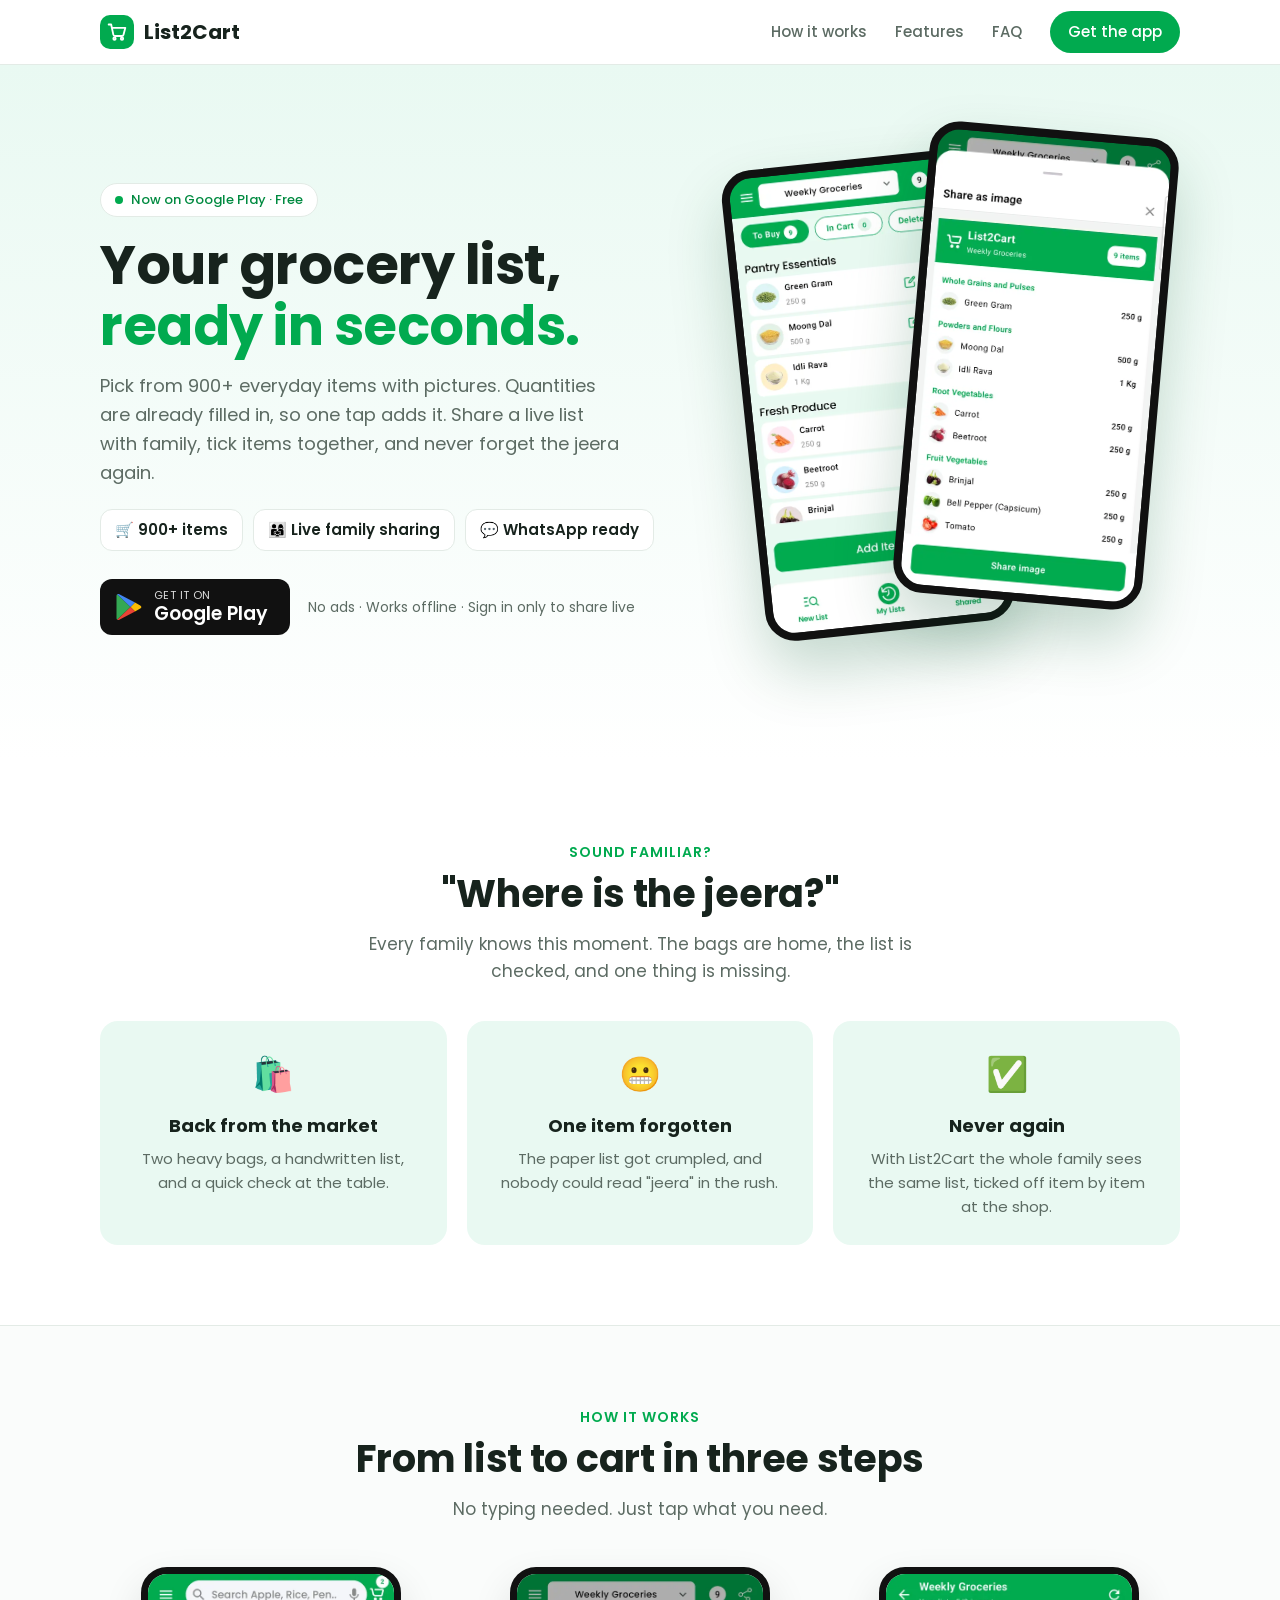
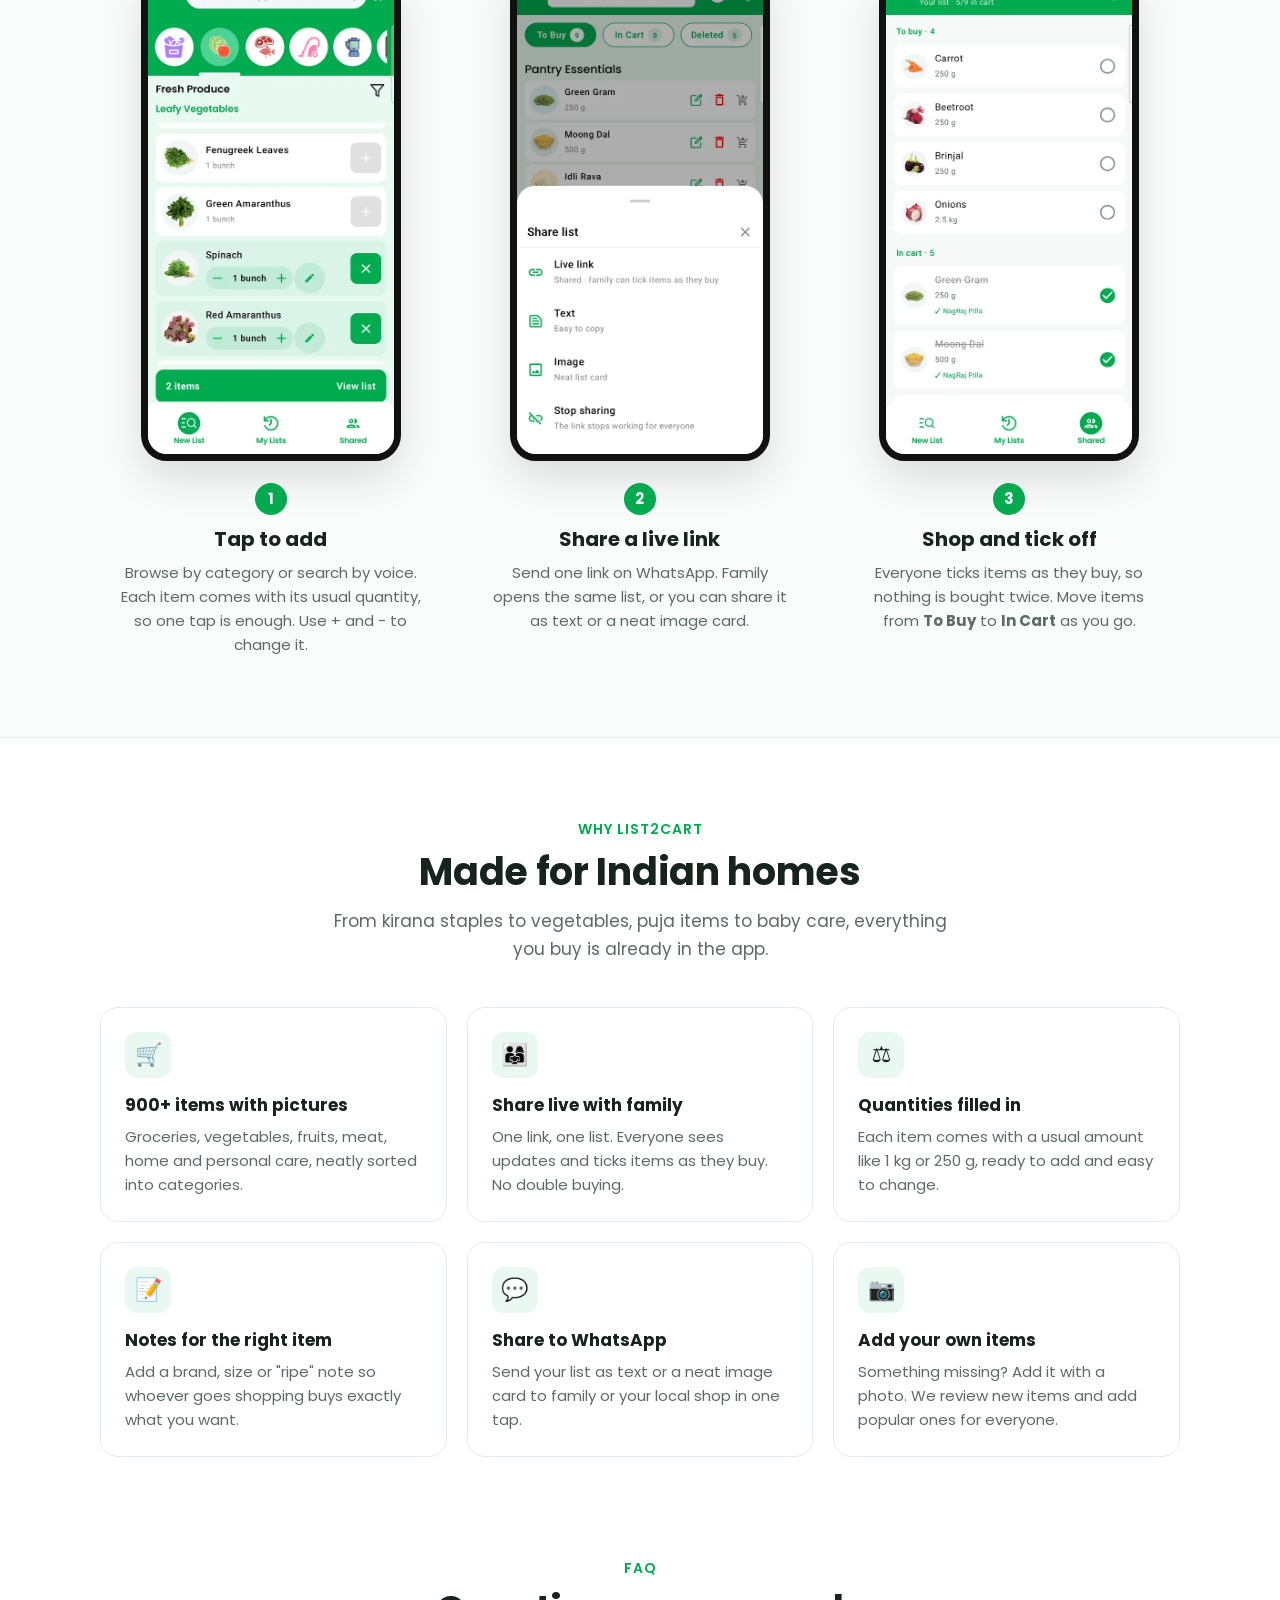
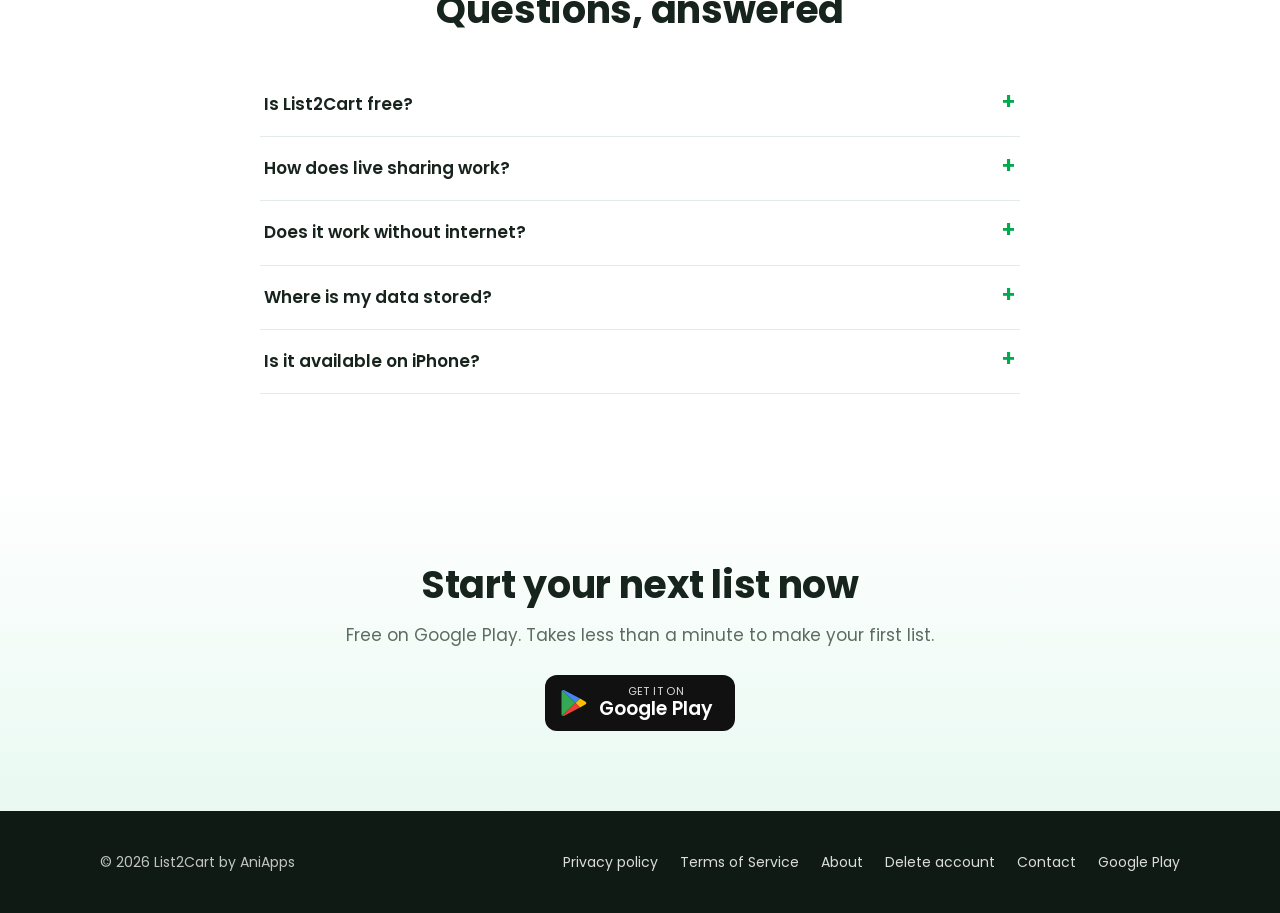
<file: index.html>
<!DOCTYPE html>
<html lang="en">
<head>
<meta charset="UTF-8">
<meta name="viewport" content="width=device-width, initial-scale=1">
<title>List2Cart – Grocery list app. Share live with family</title>
<meta name="description" content="List2Cart makes your grocery list in seconds: 900+ items with pictures, quantities filled in, notes, and a live link your family can tick together. Free, no ads.">
<meta property="og:title" content="List2Cart – Your grocery list, ready in seconds">
<meta property="og:description" content="900+ grocery items with pictures. Tap to add, share a live list with family. Free on Google Play.">
<meta property="og:type" content="website">
<meta property="og:url" content="https://www.list2cart.in/">
<meta name="theme-color" content="#01AA4F">
<link rel="preconnect" href="https://fonts.googleapis.com">
<link rel="preconnect" href="https://fonts.gstatic.com" crossorigin>
<link href="https://fonts.googleapis.com/css2?family=Poppins:wght@400;500;600;700&display=swap" rel="stylesheet">
<style>
  :root {
    --green: #01AA4F;
    --green-dark: #018a40;
    --green-soft: #E9F9F2;
    --yellow: #F5F51E;
    --ink: #17231d;
    --muted: #5c6b63;
    --line: #e3ebe6;
    --bg: #ffffff;
    --radius: 18px;
  }
  * { box-sizing: border-box; margin: 0; padding: 0; }
  html { scroll-behavior: smooth; }
  body {
    font-family: "Poppins", system-ui, sans-serif;
    color: var(--ink);
    background: var(--bg);
    line-height: 1.6;
    -webkit-font-smoothing: antialiased;
  }
  a { color: inherit; }
  img { max-width: 100%; display: block; }
  .wrap { width: 100%; max-width: 1120px; margin: 0 auto; padding: 0 20px; }

  /* Header */
  header {
    position: sticky; top: 0; z-index: 10;
    background: rgba(255,255,255,0.92);
    backdrop-filter: blur(10px);
    border-bottom: 1px solid var(--line);
  }
  .nav { display: flex; align-items: center; justify-content: space-between; height: 64px; }
  .brand { display: flex; align-items: center; gap: 10px; text-decoration: none; font-weight: 700; font-size: 20px; }
  .brand-mark {
    width: 34px; height: 34px; border-radius: 10px; background: var(--green);
    display: grid; place-items: center;
  }
  .nav-links { display: flex; gap: 28px; align-items: center; }
  .nav-links a { text-decoration: none; font-size: 15px; color: var(--muted); font-weight: 500; }
  .nav-links a:hover { color: var(--green); }
  .nav-cta {
    background: var(--green); color: #fff !important; padding: 9px 18px; border-radius: 999px;
  }

  /* Play button */
  .play {
    display: inline-flex; align-items: center; gap: 12px;
    background: #111; color: #fff; text-decoration: none;
    padding: 10px 22px 10px 16px; border-radius: 12px;
    transition: transform .15s ease, box-shadow .15s ease;
  }
  .play:hover { transform: translateY(-2px); box-shadow: 0 10px 24px rgba(0,0,0,.18); }
  .play small { display: block; font-size: 11px; letter-spacing: .4px; opacity: .85; line-height: 1.2; }
  .play strong { display: block; font-size: 19px; font-weight: 600; line-height: 1.2; }

  /* Hero */
  .hero { background: linear-gradient(180deg, var(--green-soft) 0%, #fff 100%); padding: 64px 0 72px; overflow: hidden; }
  .hero-grid { display: grid; grid-template-columns: 1.1fr .9fr; gap: 48px; align-items: center; }
  .pill {
    display: inline-flex; align-items: center; gap: 8px;
    background: #fff; border: 1px solid var(--line); border-radius: 999px;
    padding: 6px 14px; font-size: 13px; font-weight: 500; color: var(--green-dark);
  }
  .pill .dot { width: 8px; height: 8px; border-radius: 50%; background: var(--green); }
  h1 { font-size: clamp(34px, 5vw, 54px); line-height: 1.12; margin: 18px 0 16px; letter-spacing: -0.5px; }
  h1 em { font-style: normal; color: var(--green); }
  .lead { font-size: 18px; color: var(--muted); max-width: 520px; }
  .langs { display: flex; flex-wrap: wrap; gap: 10px; margin: 22px 0 28px; }
  .lang {
    background: #fff; border: 1px solid var(--line); border-radius: 12px; padding: 8px 14px;
    font-weight: 600; font-size: 15px;
  }
  .hero-actions { display: flex; flex-wrap: wrap; align-items: center; gap: 18px; }
  .hero-note { font-size: 14px; color: var(--muted); }

  .phones { position: relative; height: 560px; }
  .phone {
    position: absolute; width: 250px; border-radius: 30px; overflow: hidden;
    border: 8px solid #111; background: #111;
    box-shadow: 0 30px 60px rgba(1, 80, 40, .22);
  }
  .phone img { width: 100%; height: auto; }
  .phone.one { left: 6%; top: 30px; transform: rotate(-6deg); }
  .phone.two { right: 4%; top: 0; transform: rotate(5deg); z-index: 2; }

  /* Sections */
  section { padding: 80px 0; }
  .eyebrow { color: var(--green); font-weight: 600; font-size: 14px; letter-spacing: 1px; text-transform: uppercase; }
  h2 { font-size: clamp(28px, 3.6vw, 38px); line-height: 1.2; margin: 8px 0 14px; letter-spacing: -0.3px; }
  .section-lead { color: var(--muted); font-size: 17px; max-width: 620px; }
  .center { text-align: center; }
  .center .section-lead { margin: 0 auto; }

  /* Story */
  .story { background: #fff; }
  .story-card {
    margin-top: 36px; display: grid; grid-template-columns: repeat(3, 1fr); gap: 20px;
  }
  .story-step { background: var(--green-soft); border-radius: var(--radius); padding: 26px; }
  .story-step .emoji { font-size: 34px; }
  .story-step h3 { font-size: 18px; margin: 10px 0 6px; }
  .story-step p { color: var(--muted); font-size: 15px; }

  /* How it works */
  .how { background: #fafcfb; border-top: 1px solid var(--line); border-bottom: 1px solid var(--line); }
  .steps { display: grid; grid-template-columns: repeat(3, 1fr); gap: 28px; margin-top: 44px; }
  .step { text-align: center; }
  .step .shot {
    width: 100%; max-width: 260px; margin: 0 auto 22px; border-radius: 26px; overflow: hidden;
    border: 7px solid #111; box-shadow: 0 18px 40px rgba(0,0,0,.12);
  }
  .step .num {
    display: inline-grid; place-items: center; width: 32px; height: 32px; border-radius: 50%;
    background: var(--green); color: #fff; font-weight: 700; font-size: 15px; margin-bottom: 8px;
  }
  .step h3 { font-size: 20px; margin-bottom: 6px; }
  .step p { color: var(--muted); font-size: 15px; max-width: 300px; margin: 0 auto; }

  /* Features */
  .features { display: grid; grid-template-columns: repeat(3, 1fr); gap: 20px; margin-top: 44px; }
  .feature { border: 1px solid var(--line); border-radius: var(--radius); padding: 24px; background: #fff; }
  .feature .icon {
    width: 46px; height: 46px; border-radius: 12px; background: var(--green-soft);
    display: grid; place-items: center; font-size: 22px; margin-bottom: 14px;
  }
  .feature h3 { font-size: 17px; margin-bottom: 6px; }
  .feature p { color: var(--muted); font-size: 15px; }

  /* Language showcase */
  .lang-show { background: var(--green); color: #fff; border-radius: 28px; padding: 48px; display: grid; grid-template-columns: 1fr 1fr; gap: 40px; align-items: center; }
  .lang-show h2 { color: #fff; }
  .lang-show p { color: rgba(255,255,255,.88); font-size: 16px; }
  .examples { display: grid; gap: 12px; }
  .example { background: #fff; color: var(--ink); border-radius: 14px; padding: 14px 18px; display: flex; justify-content: space-between; align-items: center; gap: 12px; }
  .example .name { font-weight: 600; font-size: 17px; }
  .example .en { color: var(--muted); font-size: 13px; font-weight: 500; }
  .example .qty { background: var(--green-soft); color: var(--green-dark); border-radius: 999px; padding: 4px 12px; font-weight: 600; font-size: 14px; white-space: nowrap; }

  /* FAQ */
  .faq { max-width: 760px; margin: 40px auto 0; }
  details { border-bottom: 1px solid var(--line); padding: 18px 4px; }
  summary { cursor: pointer; font-weight: 600; font-size: 17px; list-style: none; display: flex; justify-content: space-between; gap: 16px; }
  summary::-webkit-details-marker { display: none; }
  summary::after { content: "+"; color: var(--green); font-size: 22px; line-height: 1; }
  details[open] summary::after { content: "–"; }
  details p { color: var(--muted); margin-top: 10px; font-size: 15px; }

  /* CTA */
  .cta { text-align: center; background: linear-gradient(180deg, #fff 0%, var(--green-soft) 100%); }
  .cta .play { margin-top: 26px; }

  /* Footer */
  footer { background: #0f1a14; color: rgba(255,255,255,.75); padding: 40px 0; font-size: 14px; }
  .foot { display: flex; flex-wrap: wrap; justify-content: space-between; gap: 20px; align-items: center; }
  .foot a { text-decoration: none; color: rgba(255,255,255,.85); }
  .foot a:hover { color: #fff; }
  .foot-links { display: flex; flex-wrap: wrap; gap: 22px; }

  /* Responsive */
  @media (max-width: 900px) {
    .hero-grid, .lang-show { grid-template-columns: 1fr; }
    .phones { height: 470px; max-width: 420px; margin: 0 auto; width: 100%; }
    .phone { width: 205px; }
    .steps, .features, .story-card { grid-template-columns: 1fr; }
    .lang-show { padding: 32px 22px; }
  }
  @media (max-width: 640px) {
    .nav-links a:not(.nav-cta) { display: none; }
    section { padding: 60px 0; }
    .hero { padding: 40px 0 56px; }
    .phones { height: 400px; }
    .phone { width: 175px; border-width: 6px; border-radius: 24px; }
  }
</style>
</head>
<body>

<header>
  <div class="wrap nav">
    <a class="brand" href="#top" aria-label="List2Cart home">
      <span class="brand-mark" aria-hidden="true">
        <svg width="20" height="20" viewBox="0 0 24 24" fill="none" stroke="#fff" stroke-width="2.2" stroke-linecap="round" stroke-linejoin="round"><circle cx="9" cy="20" r="1.4"/><circle cx="18" cy="20" r="1.4"/><path d="M2 3h3l2.6 12.2a2 2 0 0 0 2 1.6h8.2a2 2 0 0 0 2-1.5L22 7H6"/></svg>
      </span>
      List2Cart
    </a>
    <nav class="nav-links">
      <a href="#how-it-works">How it works</a>
      <a href="#features">Features</a>
      <a href="#faq">FAQ</a>
      <a class="nav-cta" href="https://play.google.com/store/apps/details?id=com.aniapps.grocerychecklist" target="_blank" rel="noopener">Get the app</a>
    </nav>
  </div>
</header>

<main id="top">

  <!-- Hero -->
  <div class="hero">
    <div class="wrap hero-grid">
      <div>
        <span class="pill"><span class="dot"></span>Now on Google Play · Free</span>
        <h1>Your grocery list,<br><em>ready in seconds.</em></h1>
        <p class="lead">Pick from 900+ everyday items with pictures. Quantities are already filled in, so one tap adds it. Share a live list with family, tick items together, and never forget the jeera again.</p>
        <div class="langs" aria-label="Highlights">
          <span class="lang">🛒 900+ items</span>
          <span class="lang">👨‍👩‍👧 Live family sharing</span>
          <span class="lang">💬 WhatsApp ready</span>
        </div>
        <div class="hero-actions">
          <a class="play" href="https://play.google.com/store/apps/details?id=com.aniapps.grocerychecklist" target="_blank" rel="noopener" aria-label="Get List2Cart on Google Play">
            <svg width="26" height="28" viewBox="0 0 24 26" aria-hidden="true"><path fill="#34A853" d="M1 1.2 13.4 13 1 24.8c-.4-.3-.6-.8-.6-1.4V2.6c0-.6.2-1.1.6-1.4z"/><path fill="#FBBC04" d="m17.6 17.2-4.2-4.2 4.2-4.2 4.8 2.7c1.4.8 1.4 2.2 0 3l-4.8 2.7z"/><path fill="#EA4335" d="M17.6 17.2 13.4 13 1 24.8c.5.4 1.2.4 2 0l14.6-7.6z"/><path fill="#4285F4" d="M17.6 8.8 3 1.2c-.8-.4-1.5-.4-2 0L13.4 13l4.2-4.2z"/></svg>
            <span><small>GET IT ON</small><strong>Google Play</strong></span>
          </a>
          <span class="hero-note">No ads · Works offline · Sign in only to share live</span>
        </div>
      </div>
      <div class="phones" aria-hidden="true">
        <div class="phone one"><img src="[data-uri]" alt=""></div>
        <div class="phone two"><img src="[data-uri]" alt=""></div>
      </div>
    </div>
  </div>

  <!-- Story -->
  <section class="story">
    <div class="wrap center">
      <p class="eyebrow">Sound familiar?</p>
      <h2>"Where is the jeera?"</h2>
      <p class="section-lead">Every family knows this moment. The bags are home, the list is checked, and one thing is missing.</p>
      <div class="story-card">
        <div class="story-step">
          <div class="emoji">🛍️</div>
          <h3>Back from the market</h3>
          <p>Two heavy bags, a handwritten list, and a quick check at the table.</p>
        </div>
        <div class="story-step">
          <div class="emoji">😬</div>
          <h3>One item forgotten</h3>
          <p>The paper list got crumpled, and nobody could read "jeera" in the rush.</p>
        </div>
        <div class="story-step">
          <div class="emoji">✅</div>
          <h3>Never again</h3>
          <p>With List2Cart the whole family sees the same list, ticked off item by item at the shop.</p>
        </div>
      </div>
    </div>
  </section>

  <!-- How it works -->
  <section class="how" id="how-it-works">
    <div class="wrap center">
      <p class="eyebrow">How it works</p>
      <h2>From list to cart in three steps</h2>
      <p class="section-lead">No typing needed. Just tap what you need.</p>
      <div class="steps">
        <div class="step">
          <div class="shot"><img src="[data-uri]" alt="Adding vegetables to the list with a quantity stepper" loading="lazy"></div>
          <span class="num">1</span>
          <h3>Tap to add</h3>
          <p>Browse by category or search by voice. Each item comes with its usual quantity, so one tap is enough. Use + and − to change it.</p>
        </div>
        <div class="step">
          <div class="shot"><img src="[data-uri]" alt="Share sheet with Live link, Text and Image" loading="lazy"></div>
          <span class="num">2</span>
          <h3>Share a live link</h3>
          <p>Send one link on WhatsApp. Family opens the same list, or you can share it as text or a neat image card.</p>
        </div>
        <div class="step">
          <div class="shot"><img src="[data-uri]" alt="Shared list with items ticked by family" loading="lazy"></div>
          <span class="num">3</span>
          <h3>Shop and tick off</h3>
          <p>Everyone ticks items as they buy, so nothing is bought twice. Move items from <b>To Buy</b> to <b>In Cart</b> as you go.</p>
        </div>
      </div>
    </div>
  </section>

  <!-- Features -->
  <section id="features">
    <div class="wrap center">
      <p class="eyebrow">Why List2Cart</p>
      <h2>Made for Indian homes</h2>
      <p class="section-lead">From kirana staples to vegetables, puja items to baby care, everything you buy is already in the app.</p>
      <div class="features" style="text-align:left">
        <div class="feature">
          <div class="icon">🛒</div>
          <h3>900+ items with pictures</h3>
          <p>Groceries, vegetables, fruits, meat, home and personal care, neatly sorted into categories.</p>
        </div>
        <div class="feature">
          <div class="icon">👨‍👩‍👧</div>
          <h3>Share live with family</h3>
          <p>One link, one list. Everyone sees updates and ticks items as they buy. No double buying.</p>
        </div>
        <div class="feature">
          <div class="icon">⚖️</div>
          <h3>Quantities filled in</h3>
          <p>Each item comes with a usual amount like 1 kg or 250 g, ready to add and easy to change.</p>
        </div>
        <div class="feature">
          <div class="icon">📝</div>
          <h3>Notes for the right item</h3>
          <p>Add a brand, size or "ripe" note so whoever goes shopping buys exactly what you want.</p>
        </div>
        <div class="feature">
          <div class="icon">💬</div>
          <h3>Share to WhatsApp</h3>
          <p>Send your list as text or a neat image card to family or your local shop in one tap.</p>
        </div>
        <div class="feature">
          <div class="icon">📷</div>
          <h3>Add your own items</h3>
          <p>Something missing? Add it with a photo. We review new items and add popular ones for everyone.</p>
        </div>
      </div>
    </div>
  </section>

  <!-- FAQ -->
  <section id="faq" style="padding-top:20px">
    <div class="wrap center">
      <p class="eyebrow">FAQ</p>
      <h2>Questions, answered</h2>
      <div class="faq" style="text-align:left">
        <details>
          <summary>Is List2Cart free?</summary>
          <p>Yes. The app is free to download and use, with no ads. You only sign in with Google if you want to share a list live.</p>
        </details>
        <details>
          <summary>How does live sharing work?</summary>
          <p>Open a list, tap Share and choose Live link. Send it on WhatsApp. Family members open it in List2Cart and tick items as they buy. Only you can edit the list, and you can stop sharing any time.</p>
        </details>
        <details>
          <summary>Does it work without internet?</summary>
          <p>Yes. The catalog and your lists are stored on your phone. Internet is only needed to share a list or get catalog updates.</p>
        </details>
        <details>
          <summary>Where is my data stored?</summary>
          <p>Your lists stay on your phone. Only lists you share live are stored online. See our <a href="https://www.list2cart.in/privacypolicy.html" target="_blank" rel="noopener">privacy policy</a> for details.</p>
        </details>
        <details>
          <summary>Is it available on iPhone?</summary>
          <p>List2Cart is available for Android phones on Google Play.</p>
        </details>
      </div>
    </div>
  </section>

  <!-- CTA -->
  <section class="cta" id="get-started">
    <div class="wrap">
      <h2>Start your next list now</h2>
      <p class="section-lead" style="margin:0 auto">Free on Google Play. Takes less than a minute to make your first list.</p>
      <a class="play" href="https://play.google.com/store/apps/details?id=com.aniapps.grocerychecklist" target="_blank" rel="noopener" aria-label="Get List2Cart on Google Play">
        <svg width="26" height="28" viewBox="0 0 24 26" aria-hidden="true"><path fill="#34A853" d="M1 1.2 13.4 13 1 24.8c-.4-.3-.6-.8-.6-1.4V2.6c0-.6.2-1.1.6-1.4z"/><path fill="#FBBC04" d="m17.6 17.2-4.2-4.2 4.2-4.2 4.8 2.7c1.4.8 1.4 2.2 0 3l-4.8 2.7z"/><path fill="#EA4335" d="M17.6 17.2 13.4 13 1 24.8c.5.4 1.2.4 2 0l14.6-7.6z"/><path fill="#4285F4" d="M17.6 8.8 3 1.2c-.8-.4-1.5-.4-2 0L13.4 13l4.2-4.2z"/></svg>
        <span><small>GET IT ON</small><strong>Google Play</strong></span>
      </a>
    </div>
  </section>
</main>

<footer>
  <div class="wrap foot">
    <div>© 2026 List2Cart by AniApps</div>
    <div class="foot-links">
      <a href="https://www.list2cart.in/privacypolicy.html" target="_blank" rel="noopener">Privacy policy</a>
      <a href="https://www.list2cart.in/terms.html" target="_blank" rel="noopener">Terms of Service</a>
      <a href="https://www.list2cart.in/aboutus.html" target="_blank" rel="noopener">About</a>
      <a href="https://www.list2cart.in/delete-account.html">Delete account</a>
      <a href="mailto:nagarajup.andap@gmail.com">Contact</a>
      <a href="https://play.google.com/store/apps/details?id=com.aniapps.grocerychecklist" target="_blank" rel="noopener">Google Play</a>
    </div>
  </div>
</footer>

</body>
</html>
</file>
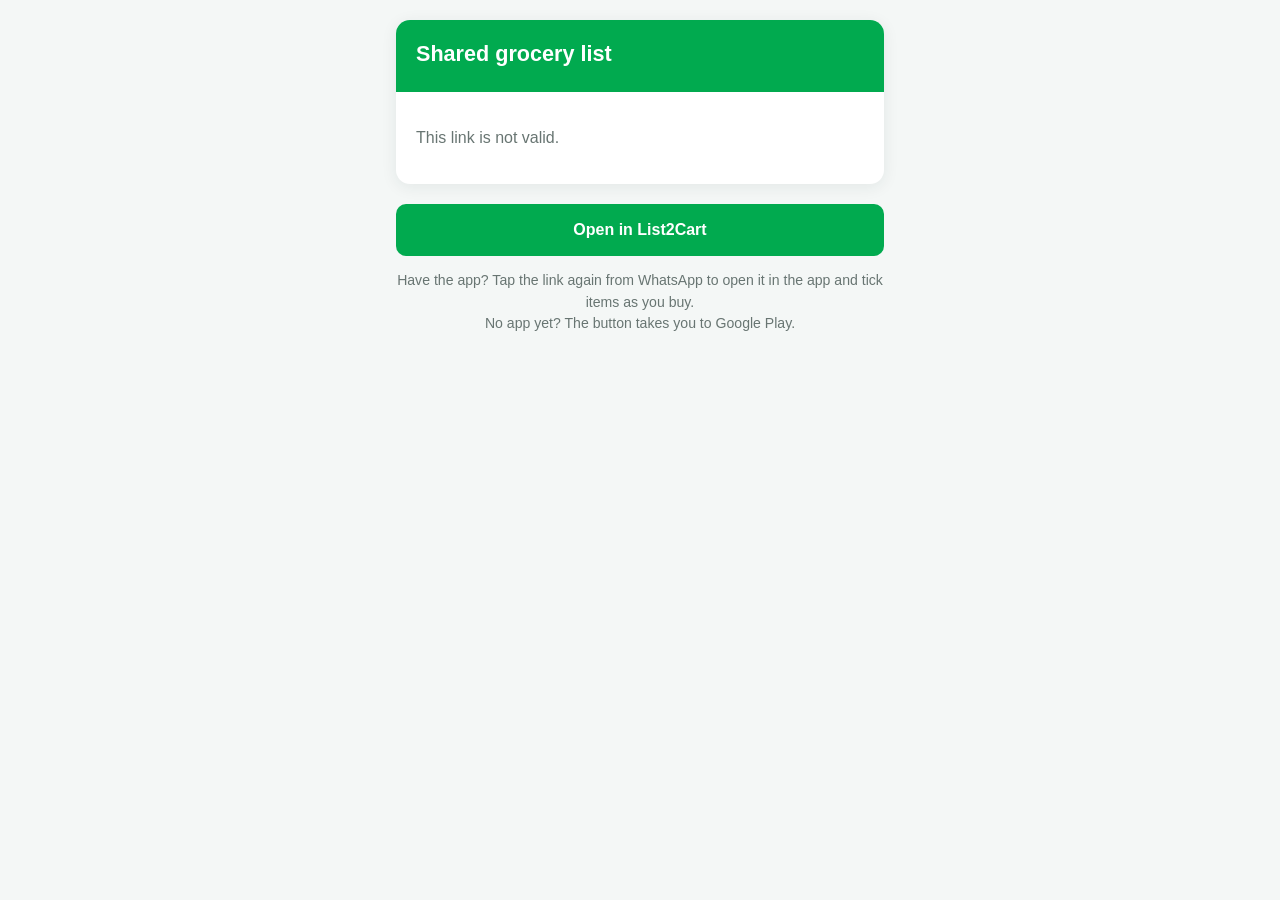
<file: l/index.html>
<!DOCTYPE html>
<html lang="en"><head><meta charset="UTF-8">
<meta name="viewport" content="width=device-width, initial-scale=1">
<meta name="color-scheme" content="light">
<title>Shared grocery list | List2Cart</title>
<meta property="og:title" content="A grocery list was shared with you">
<meta property="og:description" content="Open it in List2Cart and tick items as you buy them.">
<style>
*{box-sizing:border-box}body{margin:0;background:#f4f7f6;color:#26332f;font-family:Arial,Helvetica,sans-serif;line-height:1.5}
main{max-width:520px;margin:0 auto;padding:20px 16px 40px}
.card{background:#fff;border-radius:14px;box-shadow:0 3px 16px rgba(25,55,48,.08);overflow:hidden}
.head{background:#01AA4F;color:#fff;padding:18px 20px}.head h1{margin:0;font-size:1.35rem}.head p{margin:4px 0 0;opacity:.9;font-size:.92rem}
ul{list-style:none;margin:0;padding:6px 0}li{display:flex;gap:12px;align-items:flex-start;padding:10px 20px;border-bottom:1px solid #eef2f0}
li:last-child{border-bottom:0}.box{flex:none;width:20px;height:20px;border:2px solid #b0b8b4;border-radius:50%;margin-top:2px}
.done .box{background:#01AA4F;border-color:#01AA4F}.done .name{color:#8a9490;text-decoration:line-through}.na .box{border-color:#E65100}.na .name{color:#8a9490}.na .tag{color:#E65100;font-size:.8rem;font-weight:bold}
.meta{display:block;color:#7a8682;font-size:.85rem}
.cta{display:block;margin:20px 0 8px;padding:14px;text-align:center;background:#01AA4F;color:#fff;border-radius:10px;text-decoration:none;font-weight:bold}
.note{text-align:center;color:#687572;font-size:.88rem}.msg{padding:28px 20px;text-align:center;color:#687572}
</style></head><body><main>
<div class="card"><div class="head"><h1 id="title">Shared grocery list</h1><p id="sub">Loading…</p></div>
<ul id="items"></ul></div>
<a class="cta" id="open" href="https://play.google.com/store/apps/details?id=com.aniapps.grocerychecklist">Open in List2Cart</a>
<p class="note">Have the app? Tap the link again from WhatsApp to open it in the app and tick items as you buy.<br>No app yet? The button takes you to Google Play.</p>
</main>
<script>
(function(){
  var SUPABASE_URL="https://esgmxzjhpuumiafgrghm.supabase.co";
  var KEY="sb_publishable_xICDWDvnGw129C8qaAAfWA_ynoIFlt_";
  var m=location.pathname.match(/\/l\/([A-Za-z0-9]{6,32})/);
  var list=document.getElementById("items"),sub=document.getElementById("sub");
  function esc(s){return String(s==null?"":s).replace(/[&<>"']/g,function(c){return{"&":"&amp;","<":"&lt;",">":"&gt;",'"':"&quot;","'":"&#39;"}[c]})}
  function fail(t){sub.textContent="";list.innerHTML='<li class="msg">'+esc(t)+'</li>'}
  if(!m){fail("This link is not valid.");return}
  // Android: try the app first via intent:// (falls back to Play if not installed).
  if(/Android/i.test(navigator.userAgent)){
    // Opens the app if installed; otherwise Google Play (referrer carries the list code).
    var play="https://play.google.com/store/apps/details?id=com.aniapps.grocerychecklist&referrer="+encodeURIComponent("utm_source=shared_list&list="+m[1]);
    var intentUrl="intent://www.list2cart.in/l/"+m[1]+"#Intent;scheme=https;package=com.aniapps.grocerychecklist;S.browser_fallback_url="+encodeURIComponent(play)+";end";
    document.getElementById("open").href=intentUrl;
    // Try once automatically (not again when the user comes back with Back).
    var tried=false; try{tried=sessionStorage.getItem("l2c_"+m[1])==="1";sessionStorage.setItem("l2c_"+m[1],"1");}catch(e){}
    if(!tried){ setTimeout(function(){ location.href=intentUrl; }, 1200); }
  } else {
    document.getElementById("open").href="https://play.google.com/store/apps/details?id=com.aniapps.grocerychecklist";
    document.getElementById("open").textContent="Get List2Cart on Google Play";
  }
  fetch(SUPABASE_URL+"/rest/v1/rpc/shared_list_preview",{method:"POST",headers:{"apikey":KEY,"Content-Type":"application/json"},body:JSON.stringify({p_share_code:m[1]})})
   .then(function(r){if(!r.ok)throw 0;return r.json()})
   .then(function(d){
     if(!d){fail("This list is no longer shared.");return}
     document.getElementById("title").textContent=d.title||"Grocery list";
     var items=d.items||[],done=items.filter(function(i){return i.is_checked}).length;
     sub.textContent=(d.owner_name||"Someone")+" shared this list · "+done+"/"+items.length+" in cart";
     list.innerHTML=items.map(function(i){
       var meta=[i.quantity,i.note].filter(function(x){return x}).join(" · ");
       return '<li class="'+(i.is_na?"na":(i.is_checked?"done":""))+'"><span class="box"></span><span><span class="name">'+esc(i.name)+'</span>'+(meta?'<span class="meta">'+esc(meta)+'</span>':'')+(i.is_na?'<span class="meta tag">Not available</span>':'')+'</span></li>';
     }).join("")||'<li class="msg">This list is empty.</li>';
   })
   .catch(function(){fail("Couldn't load the list. Please try again.")});
})();
</script></body></html>
</file>
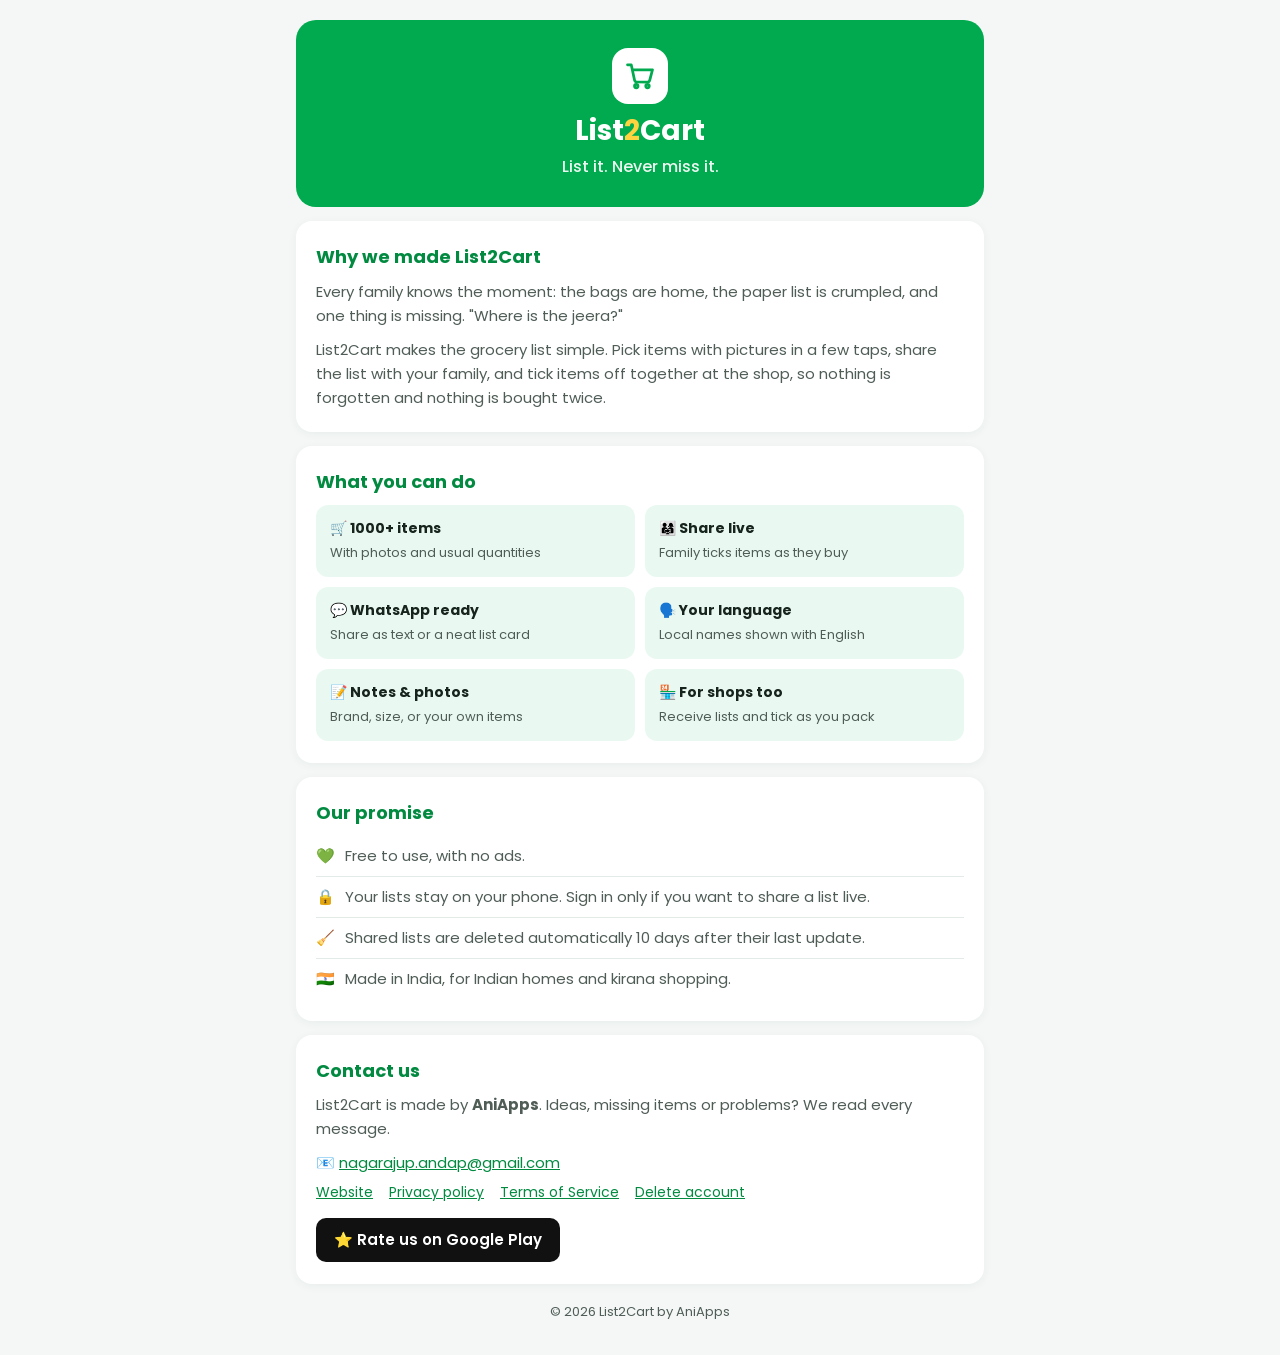
<file: aboutus.html>
<!DOCTYPE html>
<html lang="en">
<head>
<meta charset="UTF-8">
<meta name="viewport" content="width=device-width, initial-scale=1">
<meta name="color-scheme" content="light">
<title>About List2Cart</title>
<meta name="description" content="List2Cart by AniApps – a simple grocery list app for Indian homes. Make your list in seconds and share it live with family.">
<link rel="preconnect" href="https://fonts.googleapis.com">
<link rel="preconnect" href="https://fonts.gstatic.com" crossorigin>
<link href="https://fonts.googleapis.com/css2?family=Poppins:wght@400;500;600;700&display=swap" rel="stylesheet">
<style>
  :root { --green:#01AA4F; --green-dark:#018a40; --soft:#E9F9F2; --ink:#17231d; --muted:#4f5d56; --line:#e3ebe6; }
  * { box-sizing:border-box; margin:0; padding:0; }
  body { font-family:"Poppins",system-ui,sans-serif; color:var(--ink); background:#f4f7f6; line-height:1.6; -webkit-font-smoothing:antialiased; }
  main { max-width:720px; margin:0 auto; padding:20px 16px 32px; }
  .hero { background:var(--green); color:#fff; border-radius:20px; padding:28px 24px; text-align:center; }
  .logo { width:56px; height:56px; border-radius:16px; background:#fff; display:inline-grid; place-items:center; margin-bottom:10px; }
  .hero h1 { font-size:28px; line-height:1.2; }
  .hero h1 span { color:#FFD23F; }
  .hero p { color:#fff; opacity:.92; margin-top:6px; font-size:16px; font-weight:500; }
  .card { background:#fff; border-radius:16px; padding:22px 20px; margin-top:14px; box-shadow:0 2px 10px rgba(25,55,48,.05); }
  h2 { font-size:18px; margin-bottom:8px; color:var(--green-dark); }
  p { color:var(--muted); font-size:15px; }
  p + p { margin-top:10px; }
  .grid { display:grid; grid-template-columns:1fr 1fr; gap:10px; margin-top:6px; }
  .feat { background:var(--soft); border-radius:12px; padding:12px 14px; }
  .feat b { display:block; font-size:14px; color:var(--ink); }
  .feat span { font-size:13px; color:var(--muted); }
  ul { list-style:none; margin-top:4px; }
  li { padding:8px 0; border-bottom:1px solid var(--line); font-size:15px; color:var(--muted); display:flex; gap:10px; }
  li:last-child { border-bottom:0; }
  a { color:var(--green-dark); }
  .links { display:flex; flex-wrap:wrap; gap:8px 16px; margin-top:6px; font-size:14px; }
  .play { display:inline-block; margin-top:14px; background:#111; color:#fff; text-decoration:none; padding:10px 18px; border-radius:10px; font-weight:600; font-size:15px; }
  footer { text-align:center; color:var(--muted); font-size:13px; margin-top:18px; }
  @media (max-width:420px){ .grid { grid-template-columns:1fr; } }
</style>
</head>
<body>
<main>
  <section class="hero">
    <div class="logo" aria-hidden="true">
      <svg width="30" height="30" viewBox="0 0 24 24" fill="none" stroke="#01AA4F" stroke-width="2.2" stroke-linecap="round" stroke-linejoin="round"><circle cx="9" cy="20" r="1.4"/><circle cx="18" cy="20" r="1.4"/><path d="M2 3h3l2.6 12.2a2 2 0 0 0 2 1.6h8.2a2 2 0 0 0 2-1.5L22 7H6"/></svg>
    </div>
    <h1>List<span>2</span>Cart</h1>
    <p>List it. Never miss it.</p>
  </section>

  <section class="card">
    <h2>Why we made List2Cart</h2>
    <p>Every family knows the moment: the bags are home, the paper list is crumpled, and one thing is missing. "Where is the jeera?"</p>
    <p>List2Cart makes the grocery list simple. Pick items with pictures in a few taps, share the list with your family, and tick items off together at the shop, so nothing is forgotten and nothing is bought twice.</p>
  </section>

  <section class="card">
    <h2>What you can do</h2>
    <div class="grid">
      <div class="feat"><b>🛒 1000+ items</b><span>With photos and usual quantities</span></div>
      <div class="feat"><b>👨‍👩‍👧 Share live</b><span>Family ticks items as they buy</span></div>
      <div class="feat"><b>💬 WhatsApp ready</b><span>Share as text or a neat list card</span></div>
      <div class="feat"><b>🗣️ Your language</b><span>Local names shown with English</span></div>
      <div class="feat"><b>📝 Notes & photos</b><span>Brand, size, or your own items</span></div>
      <div class="feat"><b>🏪 For shops too</b><span>Receive lists and tick as you pack</span></div>
    </div>
  </section>

  <section class="card">
    <h2>Our promise</h2>
    <ul>
      <li>💚 <span>Free to use, with no ads.</span></li>
      <li>🔒 <span>Your lists stay on your phone. Sign in only if you want to share a list live.</span></li>
      <li>🧹 <span>Shared lists are deleted automatically 10 days after their last update.</span></li>
      <li>🇮🇳 <span>Made in India, for Indian homes and kirana shopping.</span></li>
    </ul>
  </section>

  <section class="card">
    <h2>Contact us</h2>
    <p>List2Cart is made by <b>AniApps</b>. Ideas, missing items or problems? We read every message.</p>
    <p>📧 <a href="mailto:nagarajup.andap@gmail.com">nagarajup.andap@gmail.com</a></p>
    <div class="links">
      <a href="https://www.list2cart.in/">Website</a>
      <a href="https://www.list2cart.in/privacypolicy.html">Privacy policy</a>
      <a href="https://www.list2cart.in/terms.html">Terms of Service</a>
      <a href="https://www.list2cart.in/delete-account.html">Delete account</a>
    </div>
    <a class="play" href="https://play.google.com/store/apps/details?id=com.aniapps.grocerychecklist">⭐ Rate us on Google Play</a>
  </section>

  <footer>© 2026 List2Cart by AniApps</footer>
</main>
</body>
</html>
</file>
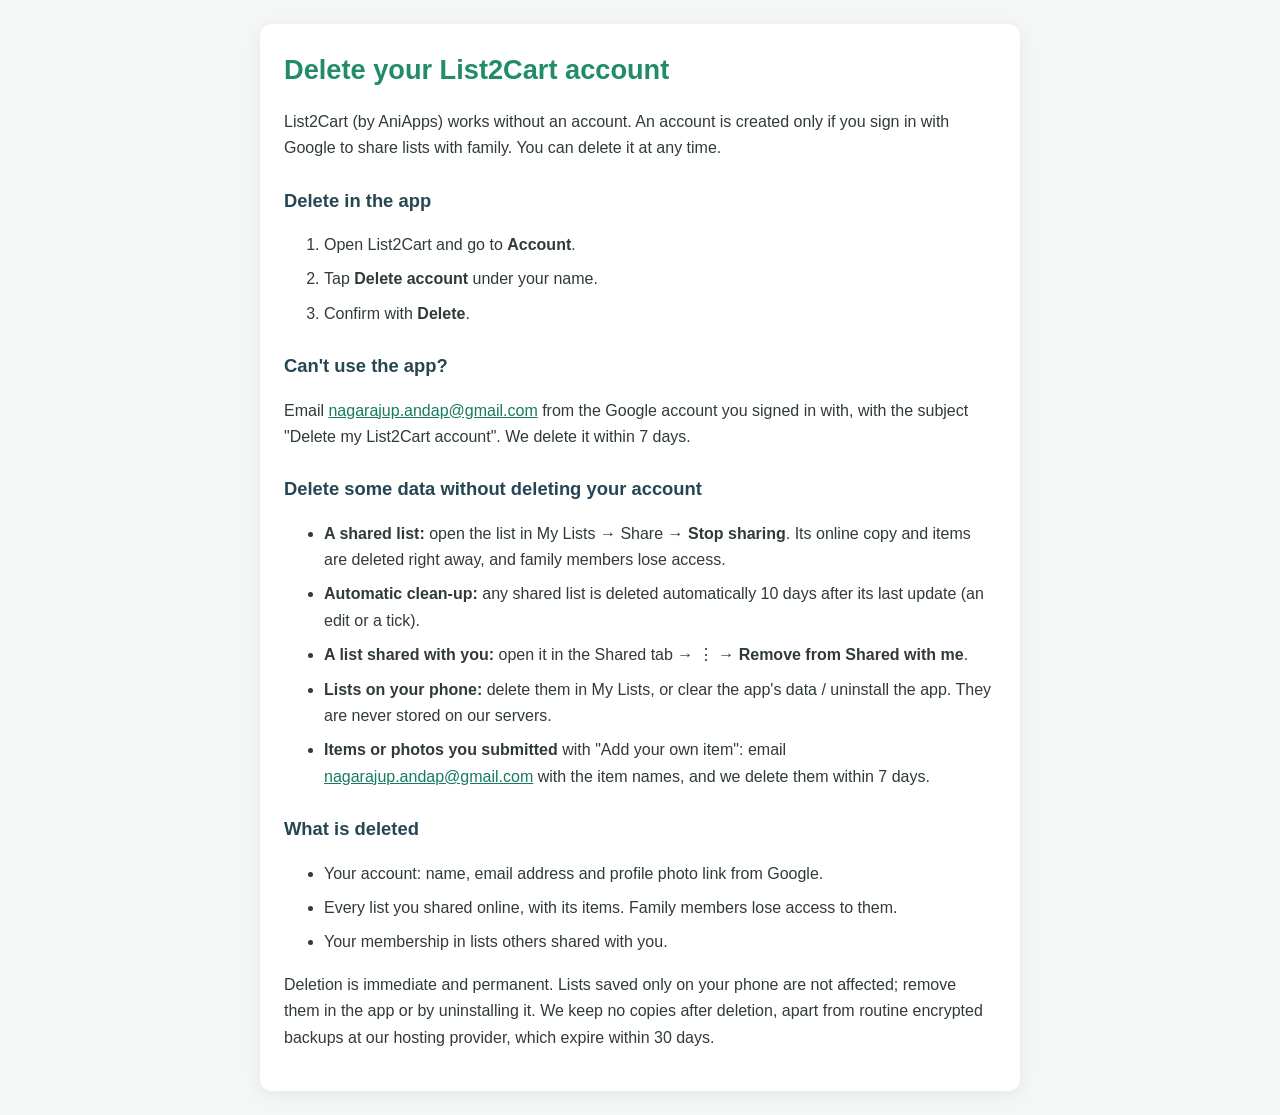
<file: delete-account.html>
<!DOCTYPE html>
<html lang="en"><head><meta charset="UTF-8">
<meta name="viewport" content="width=device-width, initial-scale=1"><meta name="color-scheme" content="light">
<title>Delete your account | List2Cart</title>
<style>*{box-sizing:border-box}body{margin:0;padding:24px 16px;background:#f4f7f6;color:#303b39;font-family:Arial,Helvetica,sans-serif;line-height:1.65}
main{max-width:760px;margin:0 auto;padding:24px;background:#fff;border-radius:12px;box-shadow:0 3px 16px rgba(25,55,48,.08)}
h1{margin:0 0 12px;color:#218c66;font-size:1.7rem}h2{margin:24px 0 8px;color:#264653;font-size:1.15rem}a{color:#167b60}li{margin:0 0 8px}</style></head>
<body><main>
<h1>Delete your List2Cart account</h1>
<p>List2Cart (by AniApps) works without an account. An account is created only if you sign in with Google to share lists with family. You can delete it at any time.</p>
<h2>Delete in the app</h2>
<ol><li>Open List2Cart and go to <strong>Account</strong>.</li><li>Tap <strong>Delete account</strong> under your name.</li><li>Confirm with <strong>Delete</strong>.</li></ol>
<h2>Can't use the app?</h2>
<p>Email <a href="mailto:nagarajup.andap@gmail.com?subject=Delete%20my%20List2Cart%20account">nagarajup.andap@gmail.com</a> from the Google account you signed in with, with the subject "Delete my List2Cart account". We delete it within 7 days.</p>
<h2 id="data">Delete some data without deleting your account</h2>
<ul>
<li><strong>A shared list:</strong> open the list in My Lists → Share → <strong>Stop sharing</strong>. Its online copy and items are deleted right away, and family members lose access.</li>
<li><strong>Automatic clean-up:</strong> any shared list is deleted automatically 10 days after its last update (an edit or a tick).</li>
<li><strong>A list shared with you:</strong> open it in the Shared tab → ⋮ → <strong>Remove from Shared with me</strong>.</li>
<li><strong>Lists on your phone:</strong> delete them in My Lists, or clear the app's data / uninstall the app. They are never stored on our servers.</li>
<li><strong>Items or photos you submitted</strong> with "Add your own item": email <a href="mailto:nagarajup.andap@gmail.com?subject=Delete%20my%20List2Cart%20data">nagarajup.andap@gmail.com</a> with the item names, and we delete them within 7 days.</li>
</ul>
<h2>What is deleted</h2>
<ul><li>Your account: name, email address and profile photo link from Google.</li><li>Every list you shared online, with its items. Family members lose access to them.</li><li>Your membership in lists others shared with you.</li></ul>
<p>Deletion is immediate and permanent. Lists saved only on your phone are not affected; remove them in the app or by uninstalling it. We keep no copies after deletion, apart from routine encrypted backups at our hosting provider, which expire within 30 days.</p>
</main></body></html>
</file>
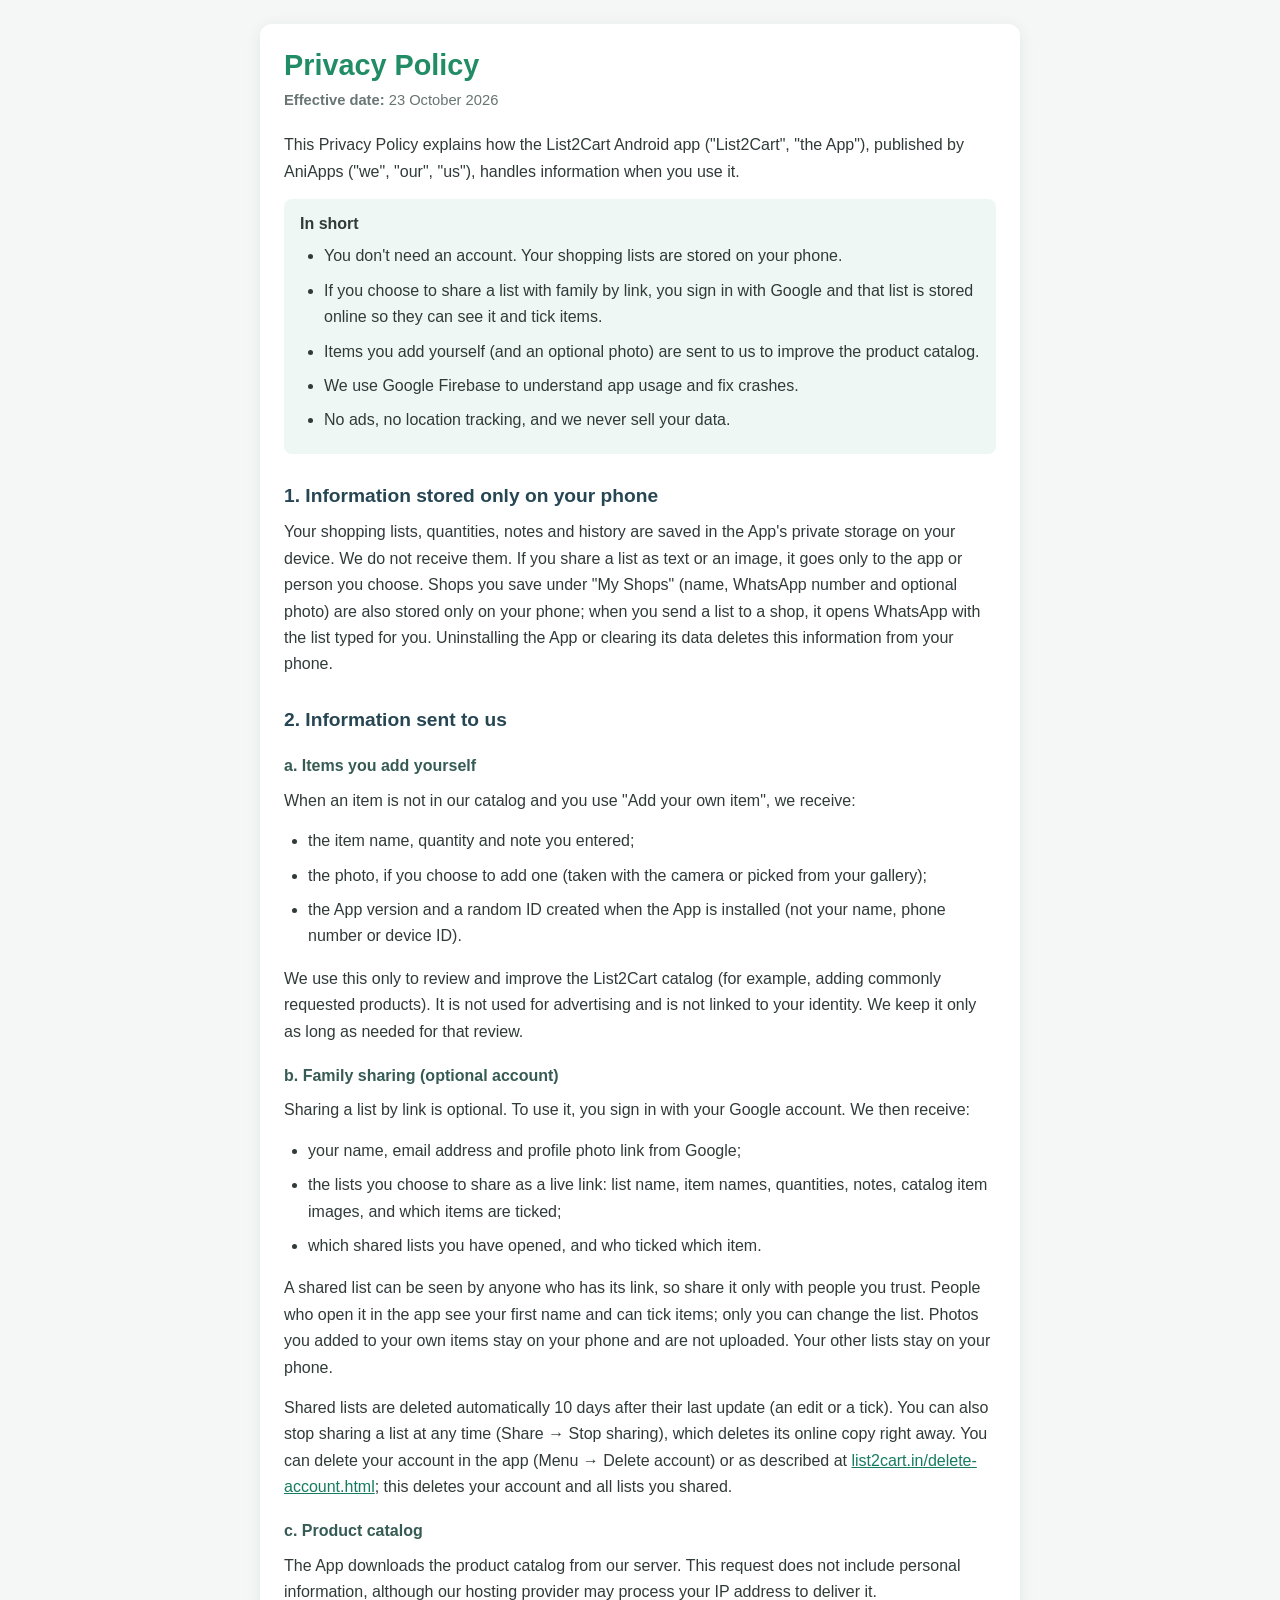
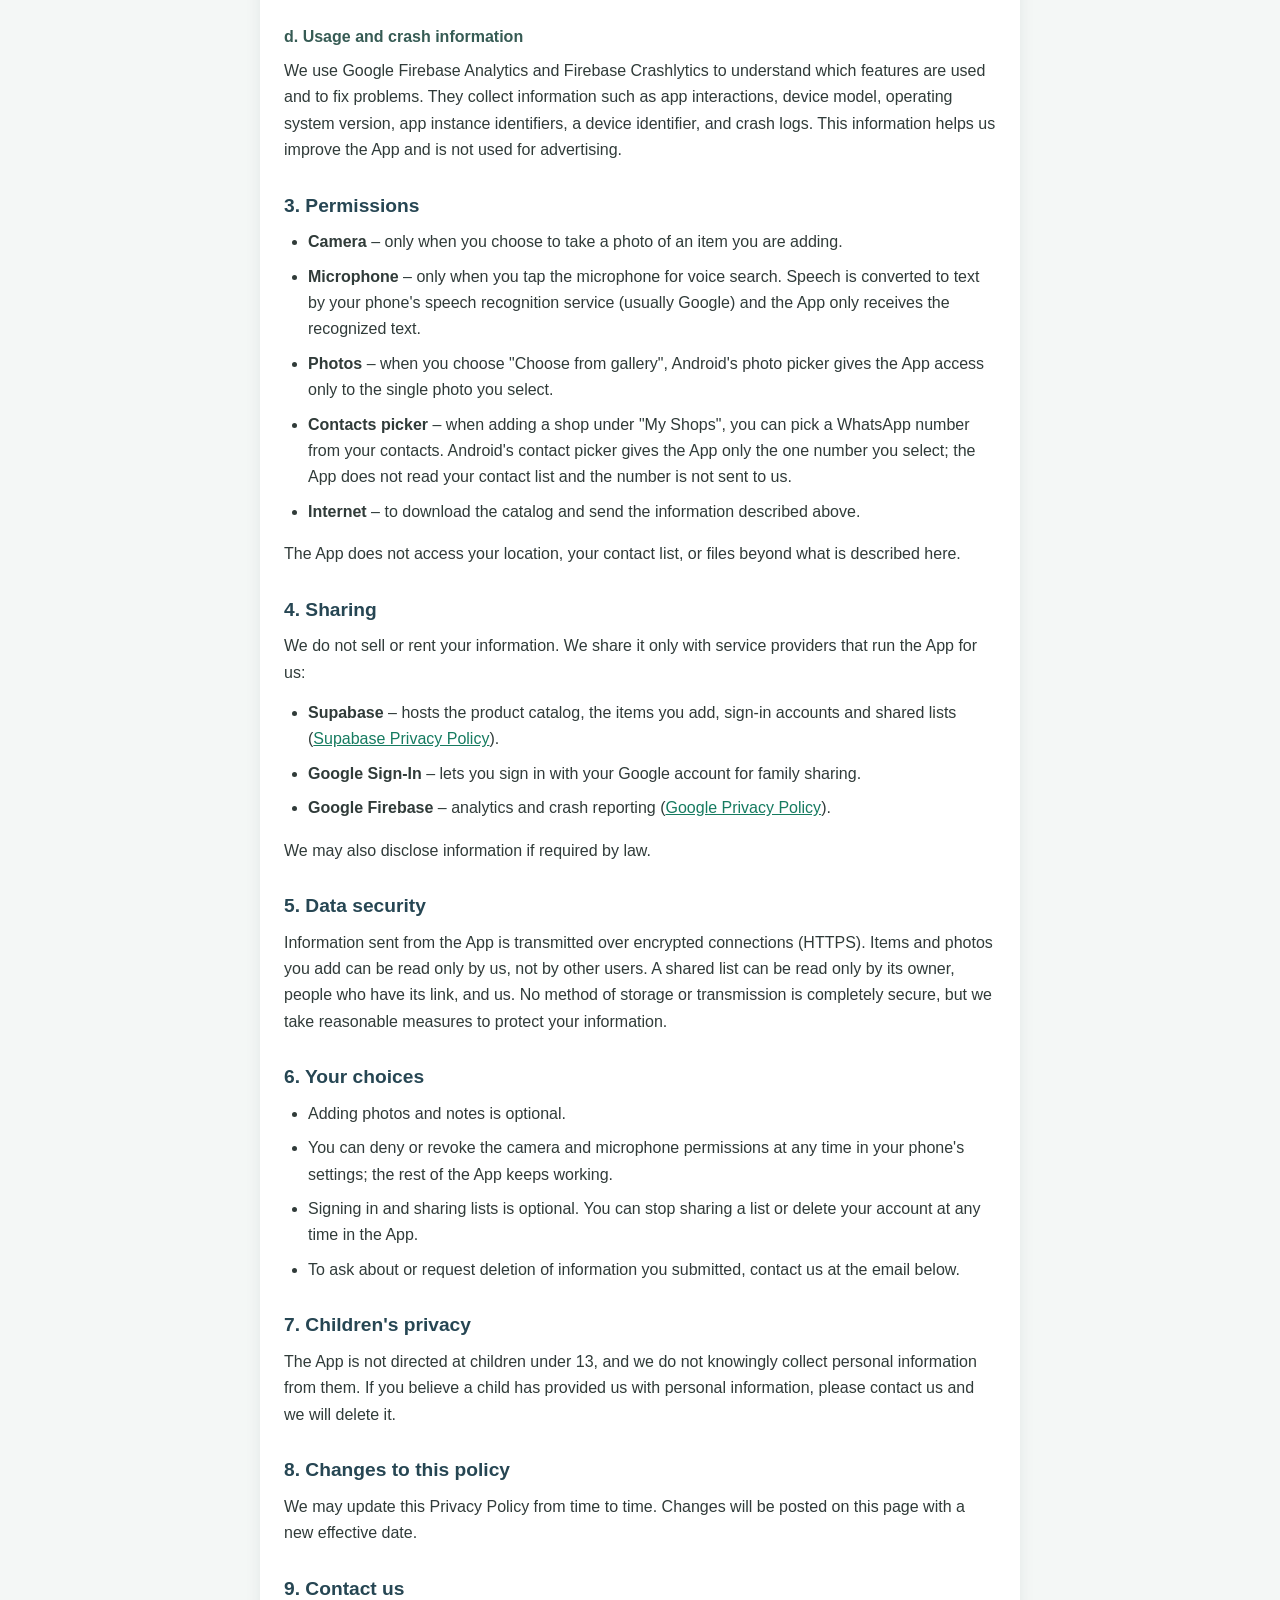
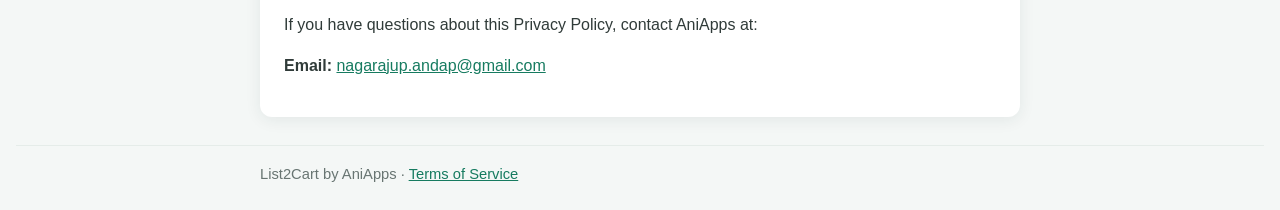
<file: privacypolicy.html>
<!DOCTYPE html>
<html lang="en">
<head>
    <meta charset="UTF-8">
    <meta name="viewport" content="width=device-width, initial-scale=1.0">
    <meta name="color-scheme" content="light">
    <title>Privacy Policy | List2Cart</title>
    <style>
        * { box-sizing: border-box; }
        body {
            margin: 0;
            padding: 24px 16px;
            background: #f4f7f6;
            color: #303b39;
            font-family: Arial, Helvetica, sans-serif;
            font-size: 16px;
            line-height: 1.65;
        }
        main {
            width: 100%;
            max-width: 760px;
            margin: 0 auto;
            padding: 24px;
            background: #fff;
            border-radius: 12px;
            box-shadow: 0 3px 16px rgba(25, 55, 48, .08);
        }
        h1 { margin: 0 0 4px; color: #218c66; font-size: 1.8rem; line-height: 1.25; }
        h2 { margin: 26px 0 8px; color: #264653; font-size: 1.2rem; }
        h3 { margin: 18px 0 6px; color: #365b54; font-size: 1rem; }
        p { margin: 8px 0 14px; }
        ul { margin: 8px 0 16px; padding-left: 24px; }
        li { margin: 0 0 8px; }
        a { color: #167b60; overflow-wrap: anywhere; }
        .effective-date { margin: 0 0 20px; color: #687572; font-size: .92rem; }
        .summary { background: #eef7f3; border-radius: 8px; padding: 12px 16px; margin: 0 0 8px; }
        .summary ul { margin: 6px 0 0; }
        footer { margin-top: 28px; padding-top: 16px; border-top: 1px solid #e5ece9; color: #687572; font-size: .92rem; }
        @media (max-width: 480px) {
            body { padding: 12px; }
            main { padding: 20px 16px; border-radius: 8px; }
            h1 { font-size: 1.55rem; }
        }
    </style>
</head>
<body>
<main>
    <header>
        <h1>Privacy Policy</h1>
        <p class="effective-date"><strong>Effective date:</strong> 23 October 2026</p>
    </header>

    <section>
        <p>This Privacy Policy explains how the List2Cart Android app ("List2Cart", "the App"), published by AniApps ("we", "our", "us"), handles information when you use it.</p>
        <div class="summary">
            <strong>In short</strong>
            <ul>
                <li>You don't need an account. Your shopping lists are stored on your phone.</li>
                <li>If you choose to share a list with family by link, you sign in with Google and that list is stored online so they can see it and tick items.</li>
                <li>Items you add yourself (and an optional photo) are sent to us to improve the product catalog.</li>
                <li>We use Google Firebase to understand app usage and fix crashes.</li>
                <li>No ads, no location tracking, and we never sell your data.</li>
            </ul>
        </div>
    </section>

    <section>
        <h2>1. Information stored only on your phone</h2>
        <p>Your shopping lists, quantities, notes and history are saved in the App's private storage on your device. We do not receive them. If you share a list as text or an image, it goes only to the app or person you choose. Shops you save under "My Shops" (name, WhatsApp number and optional photo) are also stored only on your phone; when you send a list to a shop, it opens WhatsApp with the list typed for you. Uninstalling the App or clearing its data deletes this information from your phone.</p>
    </section>

    <section>
        <h2>2. Information sent to us</h2>

        <h3>a. Items you add yourself</h3>
        <p>When an item is not in our catalog and you use "Add your own item", we receive:</p>
        <ul>
            <li>the item name, quantity and note you entered;</li>
            <li>the photo, if you choose to add one (taken with the camera or picked from your gallery);</li>
            <li>the App version and a random ID created when the App is installed (not your name, phone number or device ID).</li>
        </ul>
        <p>We use this only to review and improve the List2Cart catalog (for example, adding commonly requested products). It is not used for advertising and is not linked to your identity. We keep it only as long as needed for that review.</p>

        <h3>b. Family sharing (optional account)</h3>
        <p>Sharing a list by link is optional. To use it, you sign in with your Google account. We then receive:</p>
        <ul>
            <li>your name, email address and profile photo link from Google;</li>
            <li>the lists you choose to share as a live link: list name, item names, quantities, notes, catalog item images, and which items are ticked;</li>
            <li>which shared lists you have opened, and who ticked which item.</li>
        </ul>
        <p>A shared list can be seen by anyone who has its link, so share it only with people you trust. People who open it in the app see your first name and can tick items; only you can change the list. Photos you added to your own items stay on your phone and are not uploaded. Your other lists stay on your phone.</p>
        <p>Shared lists are deleted automatically 10 days after their last update (an edit or a tick). You can also stop sharing a list at any time (Share → Stop sharing), which deletes its online copy right away. You can delete your account in the app (Menu → Delete account) or as described at <a href="https://www.list2cart.in/delete-account.html">list2cart.in/delete-account.html</a>; this deletes your account and all lists you shared.</p>

        <h3>c. Product catalog</h3>
        <p>The App downloads the product catalog from our server. This request does not include personal information, although our hosting provider may process your IP address to deliver it.</p>

        <h3>d. Usage and crash information</h3>
        <p>We use Google Firebase Analytics and Firebase Crashlytics to understand which features are used and to fix problems. They collect information such as app interactions, device model, operating system version, app instance identifiers, a device identifier, and crash logs. This information helps us improve the App and is not used for advertising.</p>
    </section>

    <section>
        <h2>3. Permissions</h2>
        <ul>
            <li><strong>Camera</strong> – only when you choose to take a photo of an item you are adding.</li>
            <li><strong>Microphone</strong> – only when you tap the microphone for voice search. Speech is converted to text by your phone's speech recognition service (usually Google) and the App only receives the recognized text.</li>
            <li><strong>Photos</strong> – when you choose "Choose from gallery", Android's photo picker gives the App access only to the single photo you select.</li>
            <li><strong>Contacts picker</strong> – when adding a shop under "My Shops", you can pick a WhatsApp number from your contacts. Android's contact picker gives the App only the one number you select; the App does not read your contact list and the number is not sent to us.</li>
            <li><strong>Internet</strong> – to download the catalog and send the information described above.</li>
        </ul>
        <p>The App does not access your location, your contact list, or files beyond what is described here.</p>
    </section>

    <section>
        <h2>4. Sharing</h2>
        <p>We do not sell or rent your information. We share it only with service providers that run the App for us:</p>
        <ul>
            <li><strong>Supabase</strong> – hosts the product catalog, the items you add, sign-in accounts and shared lists (<a href="https://supabase.com/privacy">Supabase Privacy Policy</a>).</li>
            <li><strong>Google Sign-In</strong> – lets you sign in with your Google account for family sharing.</li>
            <li><strong>Google Firebase</strong> – analytics and crash reporting (<a href="https://policies.google.com/privacy">Google Privacy Policy</a>).</li>
        </ul>
        <p>We may also disclose information if required by law.</p>
    </section>

    <section>
        <h2>5. Data security</h2>
        <p>Information sent from the App is transmitted over encrypted connections (HTTPS). Items and photos you add can be read only by us, not by other users. A shared list can be read only by its owner, people who have its link, and us. No method of storage or transmission is completely secure, but we take reasonable measures to protect your information.</p>
    </section>

    <section>
        <h2>6. Your choices</h2>
        <ul>
            <li>Adding photos and notes is optional.</li>
            <li>You can deny or revoke the camera and microphone permissions at any time in your phone's settings; the rest of the App keeps working.</li>
            <li>Signing in and sharing lists is optional. You can stop sharing a list or delete your account at any time in the App.</li>
            <li>To ask about or request deletion of information you submitted, contact us at the email below.</li>
        </ul>
    </section>

    <section>
        <h2>7. Children's privacy</h2>
        <p>The App is not directed at children under 13, and we do not knowingly collect personal information from them. If you believe a child has provided us with personal information, please contact us and we will delete it.</p>
    </section>

    <section>
        <h2>8. Changes to this policy</h2>
        <p>We may update this Privacy Policy from time to time. Changes will be posted on this page with a new effective date.</p>
    </section>

    <section>
        <h2>9. Contact us</h2>
        <p>If you have questions about this Privacy Policy, contact AniApps at:</p>
        <p><strong>Email:</strong> <a href="mailto:nagarajup.andap@gmail.com">nagarajup.andap@gmail.com</a></p>
    </section>
</main>

<footer>
    <p style="max-width:760px;margin:0 auto;">List2Cart by AniApps · <a href="https://www.list2cart.in/terms.html">Terms of Service</a></p>
</footer>
</body>
</html>
</file>
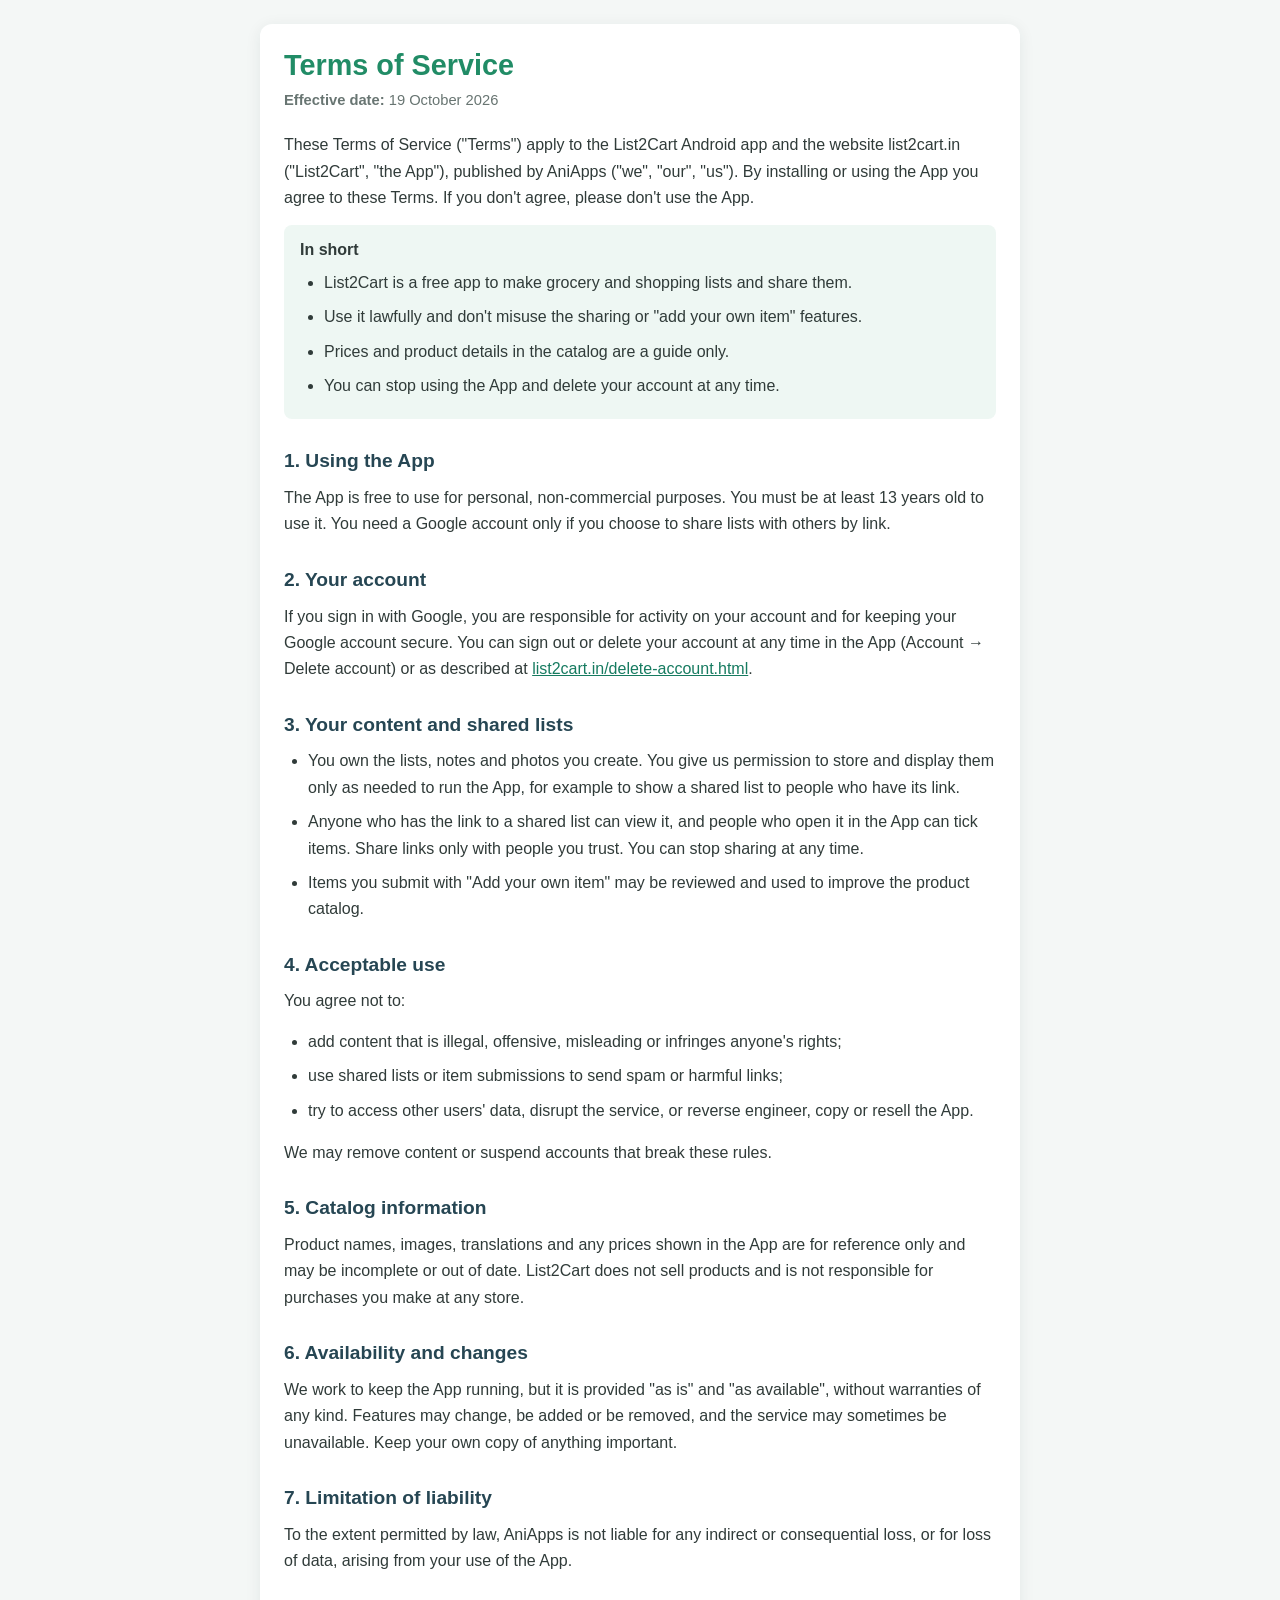
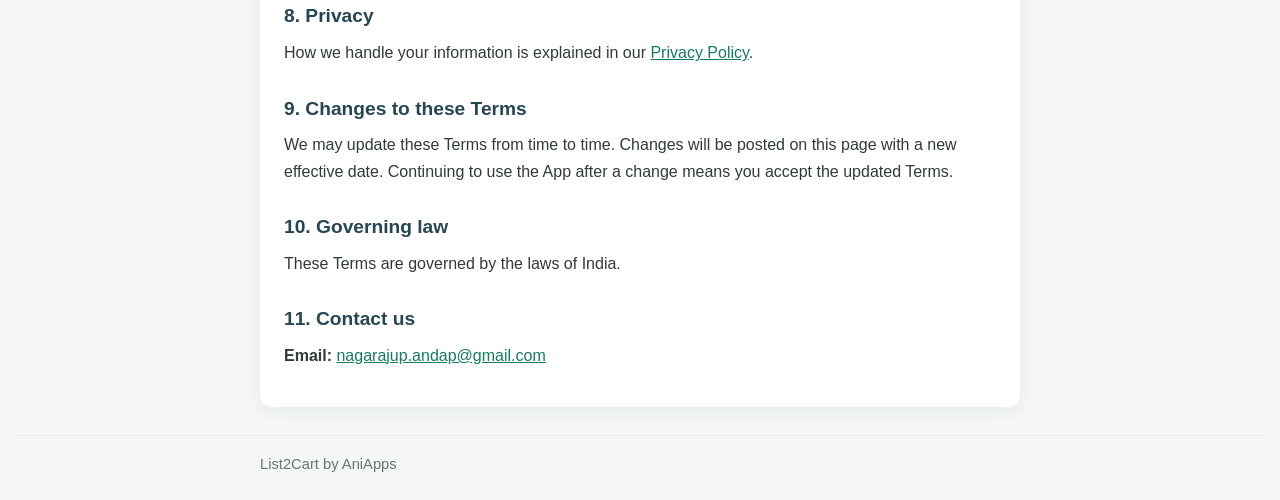
<file: terms.html>
<!DOCTYPE html>
<html lang="en">
<head>
    <meta charset="UTF-8">
    <meta name="viewport" content="width=device-width, initial-scale=1.0">
    <meta name="color-scheme" content="light">
    <title>Terms of Service | List2Cart</title>
    <style>
        * { box-sizing: border-box; }
        body {
            margin: 0;
            padding: 24px 16px;
            background: #f4f7f6;
            color: #303b39;
            font-family: Arial, Helvetica, sans-serif;
            font-size: 16px;
            line-height: 1.65;
        }
        main {
            width: 100%;
            max-width: 760px;
            margin: 0 auto;
            padding: 24px;
            background: #fff;
            border-radius: 12px;
            box-shadow: 0 3px 16px rgba(25, 55, 48, .08);
        }
        h1 { margin: 0 0 4px; color: #218c66; font-size: 1.8rem; line-height: 1.25; }
        h2 { margin: 26px 0 8px; color: #264653; font-size: 1.2rem; }
        h3 { margin: 18px 0 6px; color: #365b54; font-size: 1rem; }
        p { margin: 8px 0 14px; }
        ul { margin: 8px 0 16px; padding-left: 24px; }
        li { margin: 0 0 8px; }
        a { color: #167b60; overflow-wrap: anywhere; }
        .effective-date { margin: 0 0 20px; color: #687572; font-size: .92rem; }
        .summary { background: #eef7f3; border-radius: 8px; padding: 12px 16px; margin: 0 0 8px; }
        .summary ul { margin: 6px 0 0; }
        footer { margin-top: 28px; padding-top: 16px; border-top: 1px solid #e5ece9; color: #687572; font-size: .92rem; }
        @media (max-width: 480px) {
            body { padding: 12px; }
            main { padding: 20px 16px; border-radius: 8px; }
            h1 { font-size: 1.55rem; }
        }
    </style>
</head>
<body>
<main>
    <header>
        <h1>Terms of Service</h1>
        <p class="effective-date"><strong>Effective date:</strong> 19 October 2026</p>
    </header>

    <section>
        <p>These Terms of Service ("Terms") apply to the List2Cart Android app and the website list2cart.in ("List2Cart", "the App"), published by AniApps ("we", "our", "us"). By installing or using the App you agree to these Terms. If you don't agree, please don't use the App.</p>
        <div class="summary">
            <strong>In short</strong>
            <ul>
                <li>List2Cart is a free app to make grocery and shopping lists and share them.</li>
                <li>Use it lawfully and don't misuse the sharing or "add your own item" features.</li>
                <li>Prices and product details in the catalog are a guide only.</li>
                <li>You can stop using the App and delete your account at any time.</li>
            </ul>
        </div>
    </section>

    <section>
        <h2>1. Using the App</h2>
        <p>The App is free to use for personal, non-commercial purposes. You must be at least 13 years old to use it. You need a Google account only if you choose to share lists with others by link.</p>
    </section>

    <section>
        <h2>2. Your account</h2>
        <p>If you sign in with Google, you are responsible for activity on your account and for keeping your Google account secure. You can sign out or delete your account at any time in the App (Account → Delete account) or as described at <a href="https://www.list2cart.in/delete-account.html">list2cart.in/delete-account.html</a>.</p>
    </section>

    <section>
        <h2>3. Your content and shared lists</h2>
        <ul>
            <li>You own the lists, notes and photos you create. You give us permission to store and display them only as needed to run the App, for example to show a shared list to people who have its link.</li>
            <li>Anyone who has the link to a shared list can view it, and people who open it in the App can tick items. Share links only with people you trust. You can stop sharing at any time.</li>
            <li>Items you submit with "Add your own item" may be reviewed and used to improve the product catalog.</li>
        </ul>
    </section>

    <section>
        <h2>4. Acceptable use</h2>
        <p>You agree not to:</p>
        <ul>
            <li>add content that is illegal, offensive, misleading or infringes anyone's rights;</li>
            <li>use shared lists or item submissions to send spam or harmful links;</li>
            <li>try to access other users' data, disrupt the service, or reverse engineer, copy or resell the App.</li>
        </ul>
        <p>We may remove content or suspend accounts that break these rules.</p>
    </section>

    <section>
        <h2>5. Catalog information</h2>
        <p>Product names, images, translations and any prices shown in the App are for reference only and may be incomplete or out of date. List2Cart does not sell products and is not responsible for purchases you make at any store.</p>
    </section>

    <section>
        <h2>6. Availability and changes</h2>
        <p>We work to keep the App running, but it is provided "as is" and "as available", without warranties of any kind. Features may change, be added or be removed, and the service may sometimes be unavailable. Keep your own copy of anything important.</p>
    </section>

    <section>
        <h2>7. Limitation of liability</h2>
        <p>To the extent permitted by law, AniApps is not liable for any indirect or consequential loss, or for loss of data, arising from your use of the App.</p>
    </section>

    <section>
        <h2>8. Privacy</h2>
        <p>How we handle your information is explained in our <a href="https://www.list2cart.in/privacypolicy.html">Privacy Policy</a>.</p>
    </section>

    <section>
        <h2>9. Changes to these Terms</h2>
        <p>We may update these Terms from time to time. Changes will be posted on this page with a new effective date. Continuing to use the App after a change means you accept the updated Terms.</p>
    </section>

    <section>
        <h2>10. Governing law</h2>
        <p>These Terms are governed by the laws of India.</p>
    </section>

    <section>
        <h2>11. Contact us</h2>
        <p><strong>Email:</strong> <a href="mailto:nagarajup.andap@gmail.com">nagarajup.andap@gmail.com</a></p>
    </section>
</main>

<footer>
    <p style="max-width:760px;margin:0 auto;">List2Cart by AniApps</p>
</footer>
</body>
</html>
</file>
